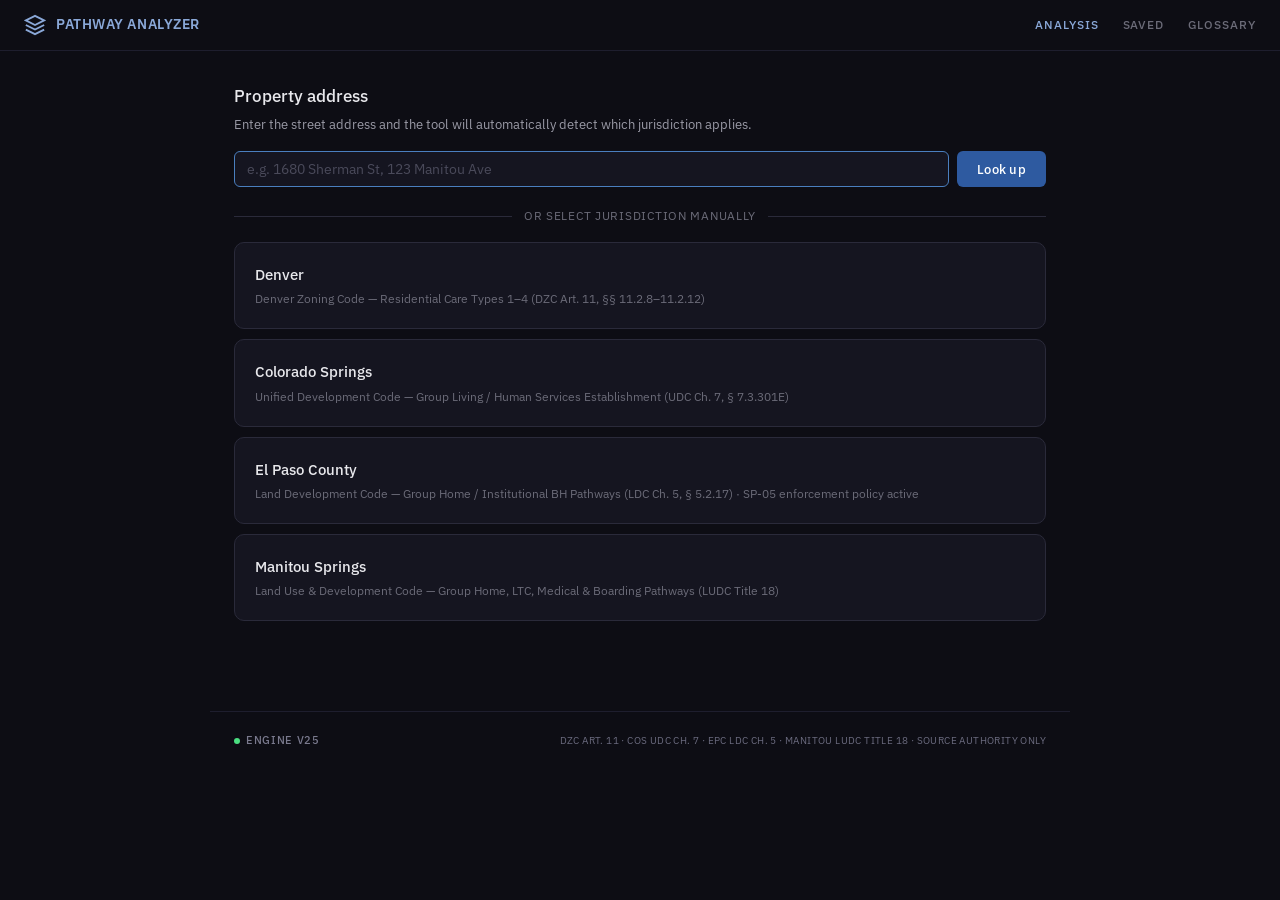
<file: index.html>
<!DOCTYPE html>
<html lang="en">
<head>
<meta charset="UTF-8">
<meta name="viewport" content="width=device-width, initial-scale=1.0, viewport-fit=cover">
<title>Pathway Analyzer</title>
<link href="https://fonts.googleapis.com/css2?family=IBM+Plex+Sans:wght@400;500;600&family=IBM+Plex+Mono:wght@400;500&display=swap" rel="stylesheet">
<link rel="stylesheet" href="styles.css">
<link rel="manifest" href="manifest.json">
<meta name="theme-color" content="#0D0D14">
<link rel="apple-touch-icon" href="icon-180.png">
</head>
<body>
<div class="topbar">
  <div class="topbar-brand">
    <svg viewBox="0 0 24 24" fill="none" stroke="currentColor" stroke-width="2"><path d="M12 2L2 7l10 5 10-5-10-5z"/><path d="M2 17l10 5 10-5"/><path d="M2 12l10 5 10-5"/></svg>
    PATHWAY ANALYZER
  </div>
  <div class="topbar-nav">
    <a href="#" class="active" onclick="ST.showSaved=false;ST.showGlossary=false;ST.showCompare=false;render();return false;">Analysis</a>
    <a href="#" onclick="ST.showSaved=true;ST.showGlossary=false;ST.showCompare=false;ST.compareIds=[];render();return false;">Saved</a>
    <a href="#" onclick="ST.showGlossary=true;ST.showSaved=false;ST.showCompare=false;render();return false;">Glossary</a>
  </div>
</div>
<div id="app"></div>
<noscript><p style="padding:2rem;color:#F09595;text-align:center;">Pathway Analyzer requires JavaScript to run.</p></noscript>
<div class="footer">
  <div class="footer-left"><span class="footer-dot"></span> Engine v25</div>
  <div class="footer-right">DZC Art. 11 · COS UDC Ch. 7 · EPC LDC Ch. 5 · Manitou LUDC Title 18 · Source authority only</div>
</div>
<div id="sw-banner" style="display:none" role="alert">
  <span id="sw-banner-msg">App updated — reload for the latest version.</span>
  <button onclick="location.reload()" style="margin-left:12px;background:#4ADE80;color:#000;border:none;border-radius:4px;padding:4px 12px;cursor:pointer;font-size:12px;font-weight:500;">Reload</button>
  <button onclick="document.getElementById('sw-banner').style.display='none'" style="margin-left:6px;background:none;border:none;color:#9B9BA7;cursor:pointer;font-size:14px;" aria-label="Dismiss">&times;</button>
</div>
<script>if('serviceWorker' in navigator){navigator.serviceWorker.register('./sw.js');navigator.serviceWorker.addEventListener('message',function(e){if(e.data&&e.data.type==='SW_UPDATED'){document.getElementById('sw-banner').style.display='flex'}})}</script>
<script src="js/config.js"></script>
<script src="js/state.js"></script>
<script src="js/engine-denver.js"></script>
<script src="js/engine-cos.js"></script>
<script src="js/engine-epc.js"></script>
<script src="js/engine-manitou.js"></script>
<script src="js/gis.js"></script>
<script src="js/glossary.js"></script>
<script src="js/ui.js"></script>
</body>
</html>
</file>
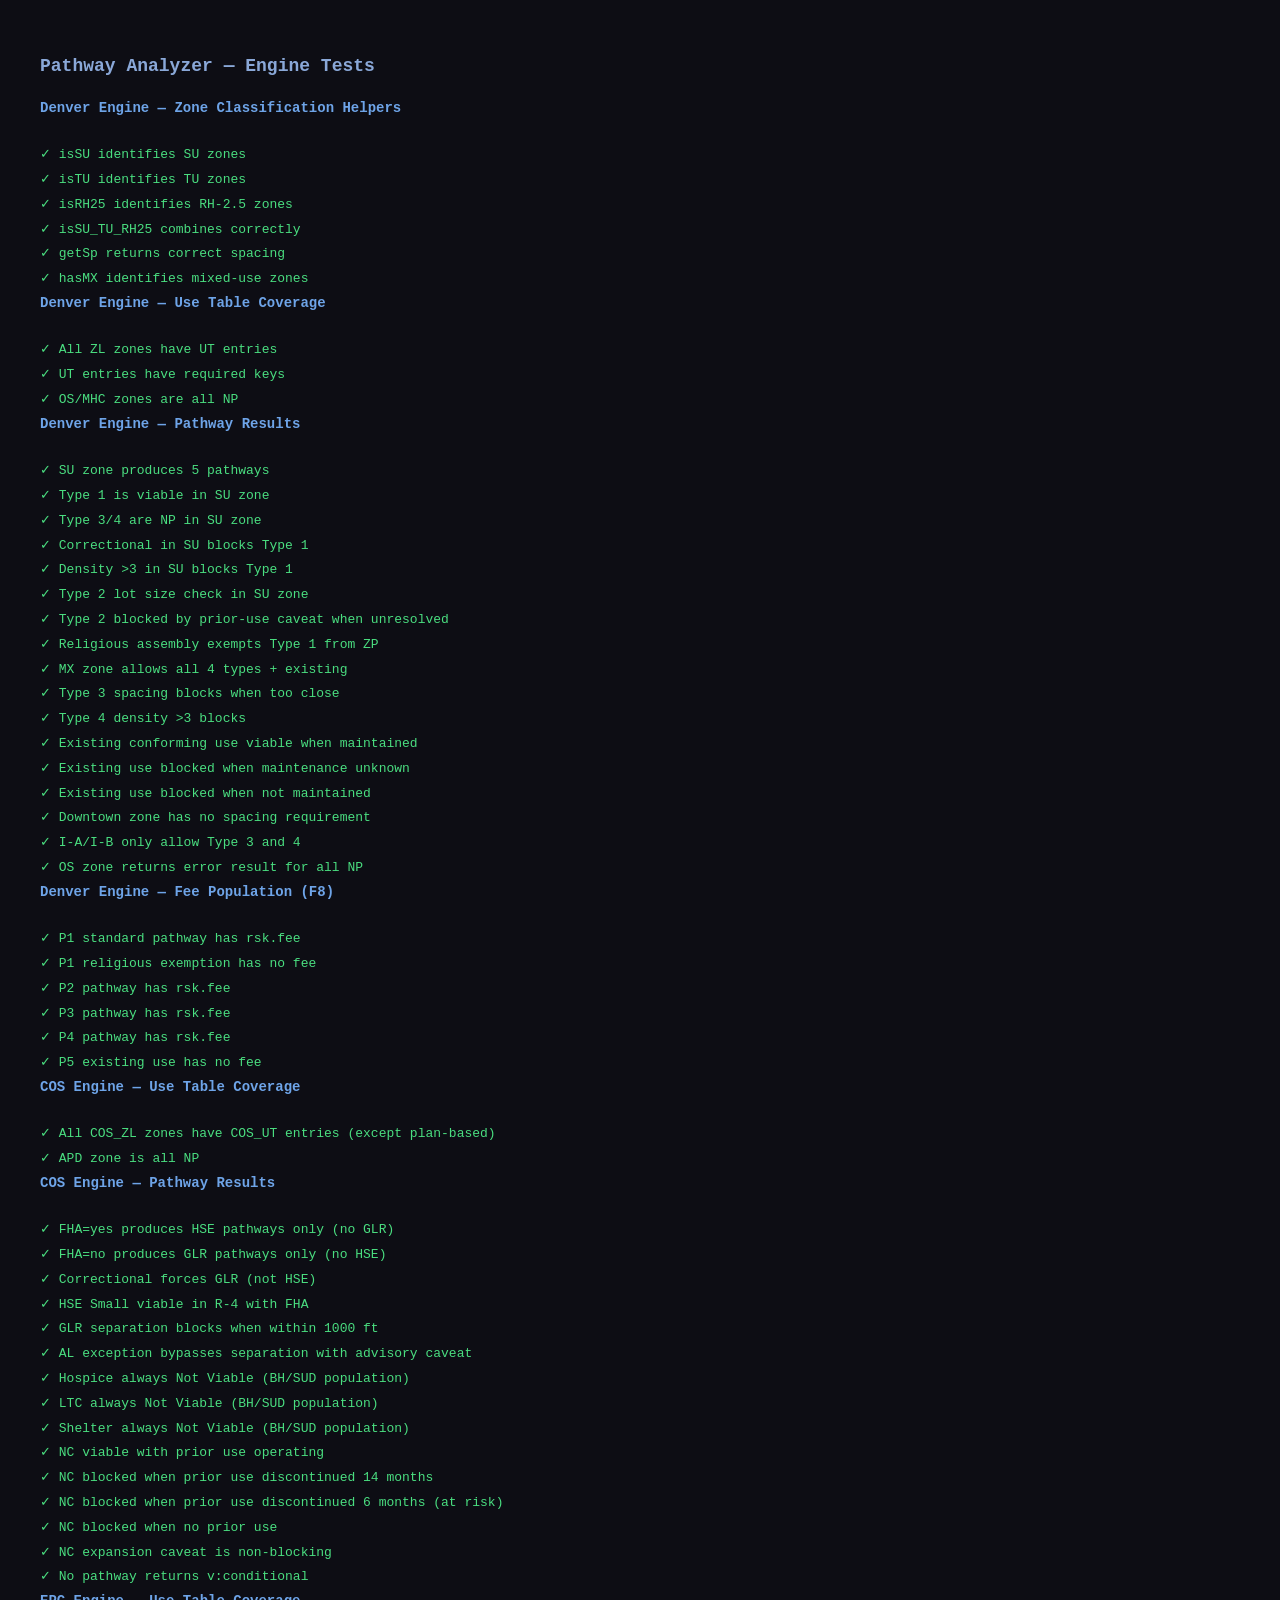
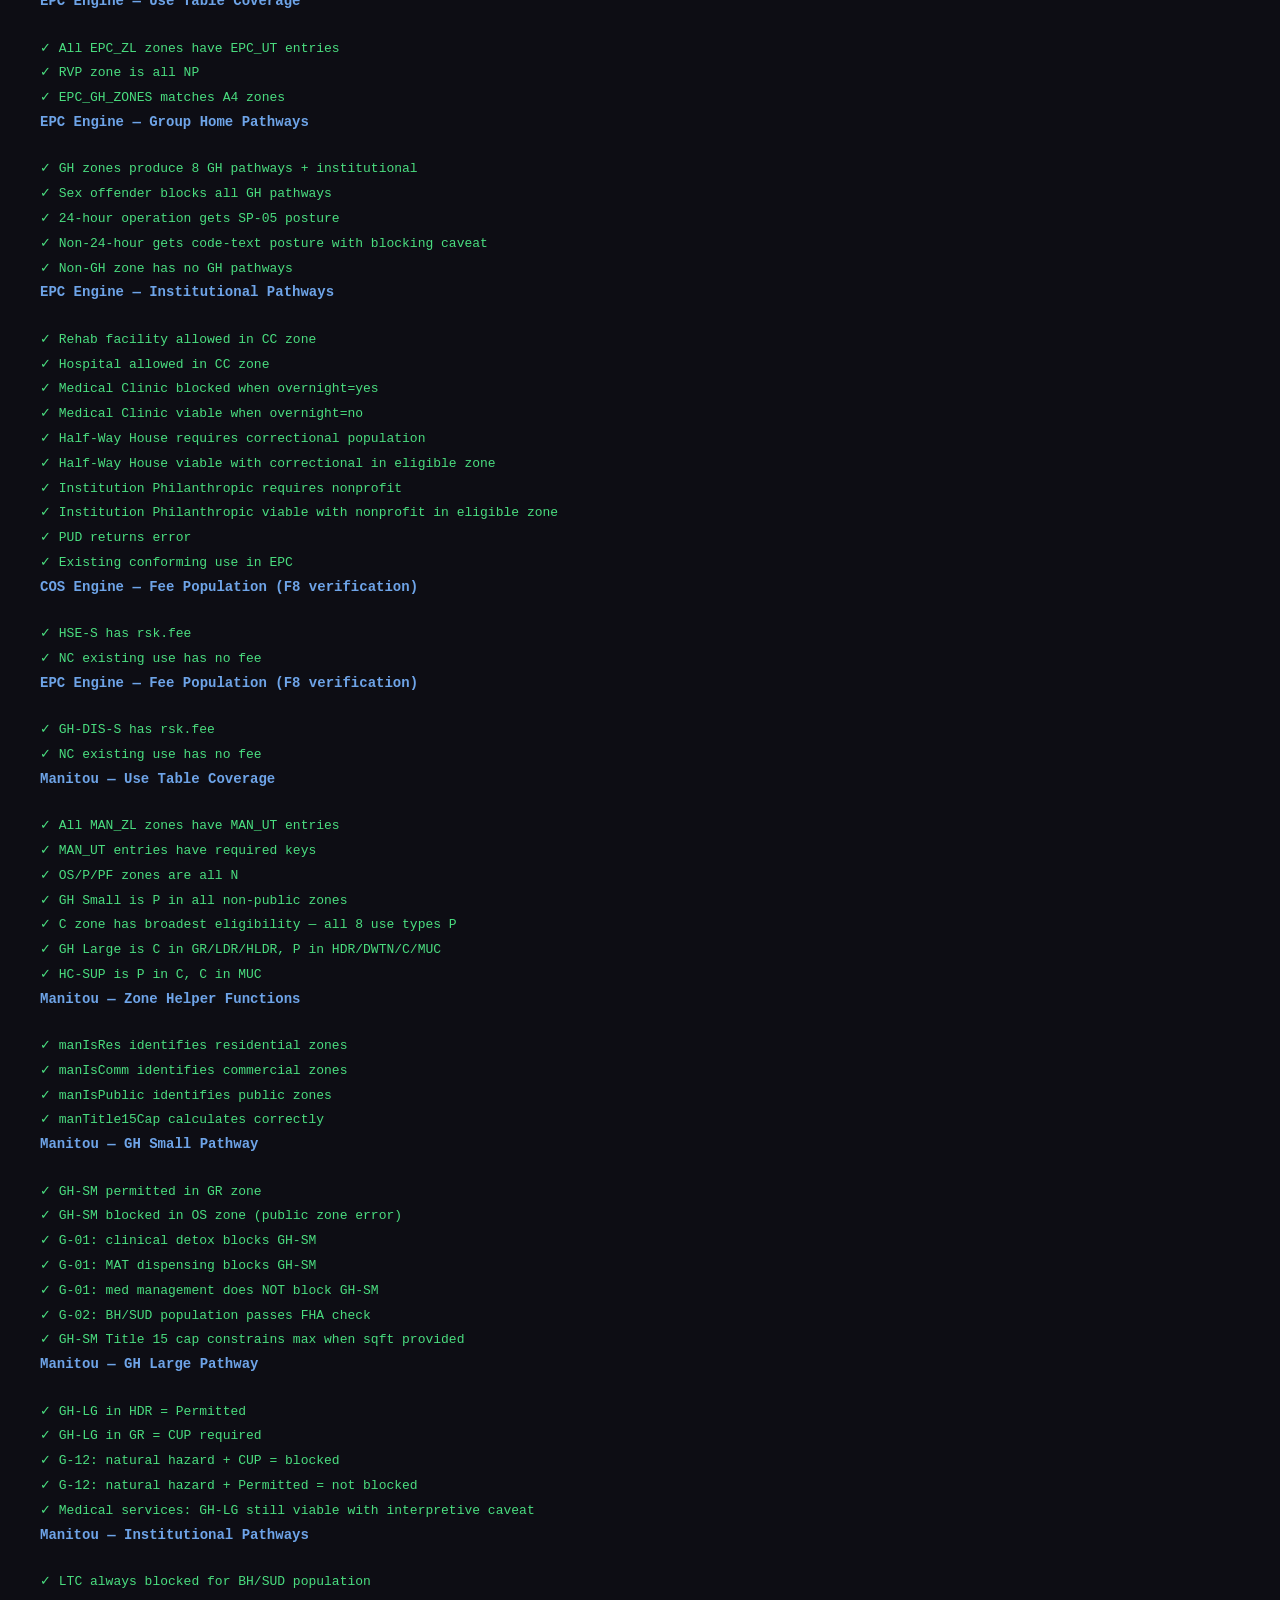
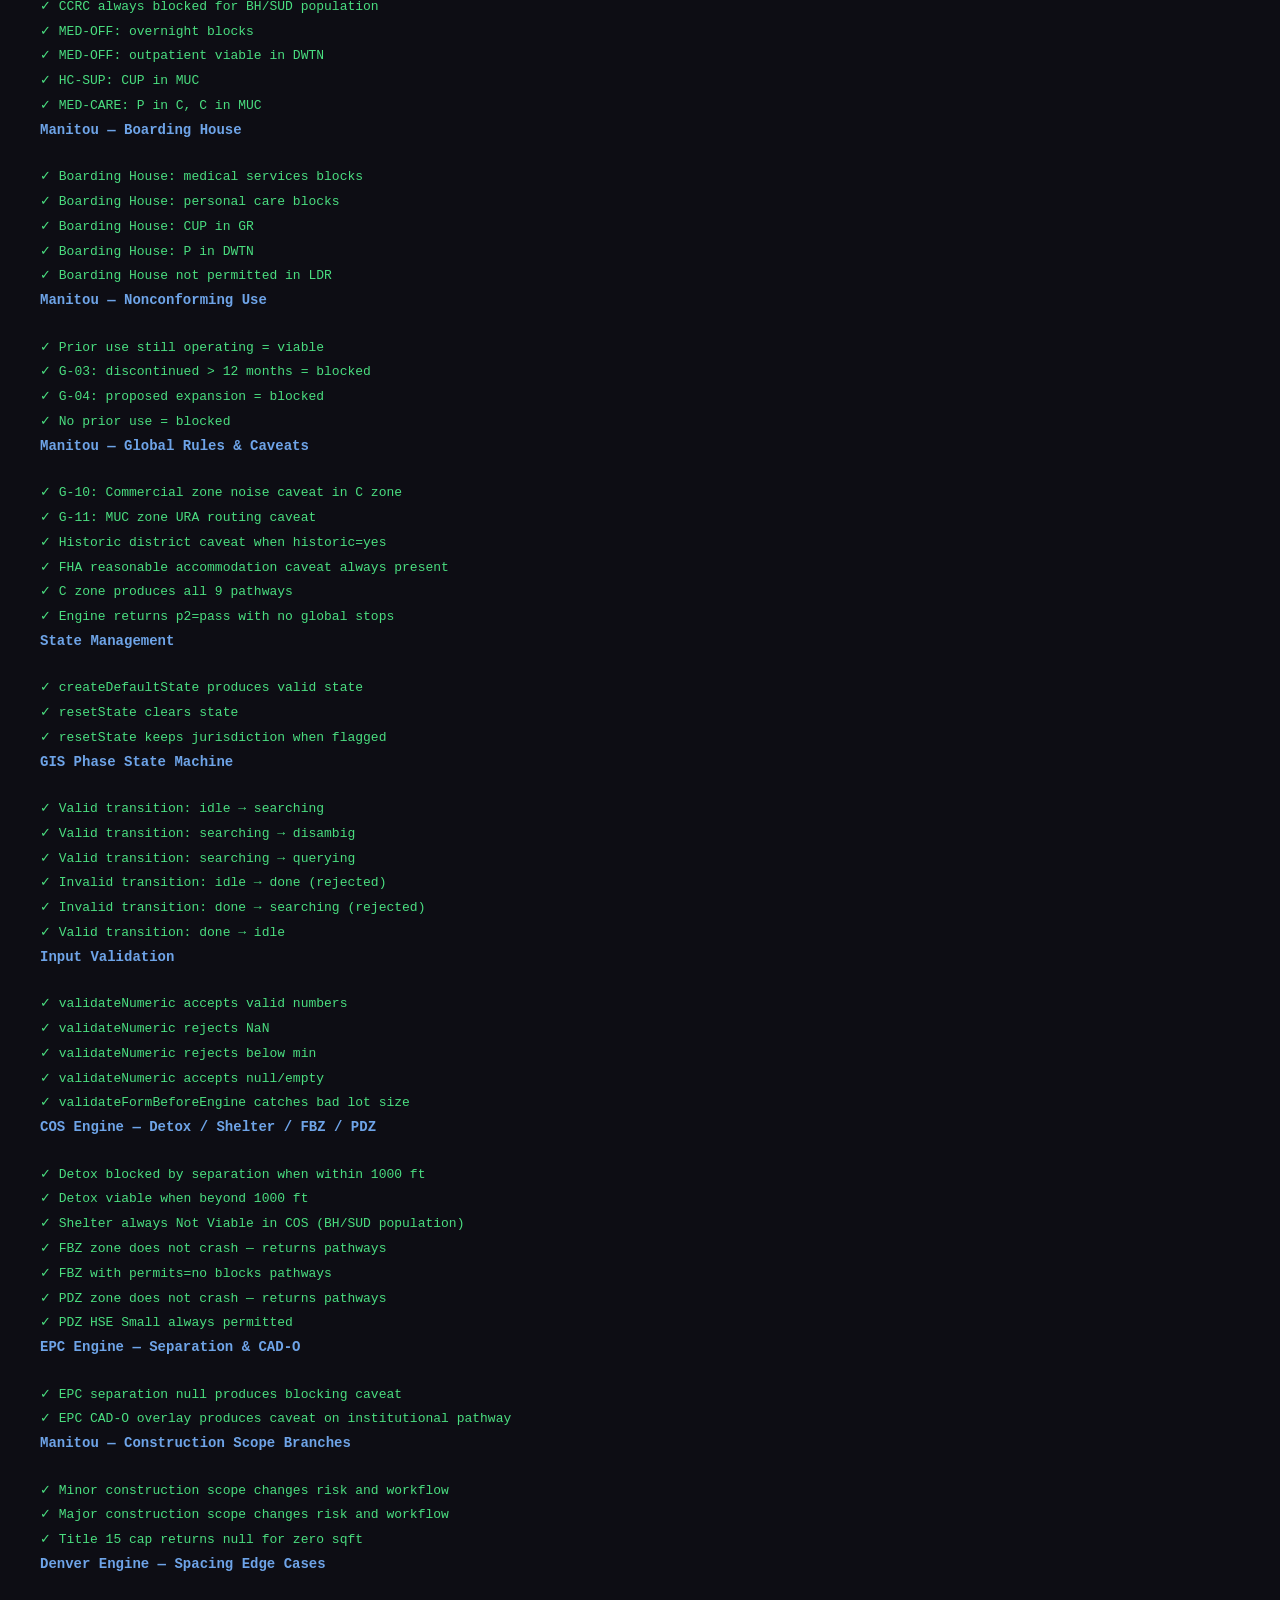
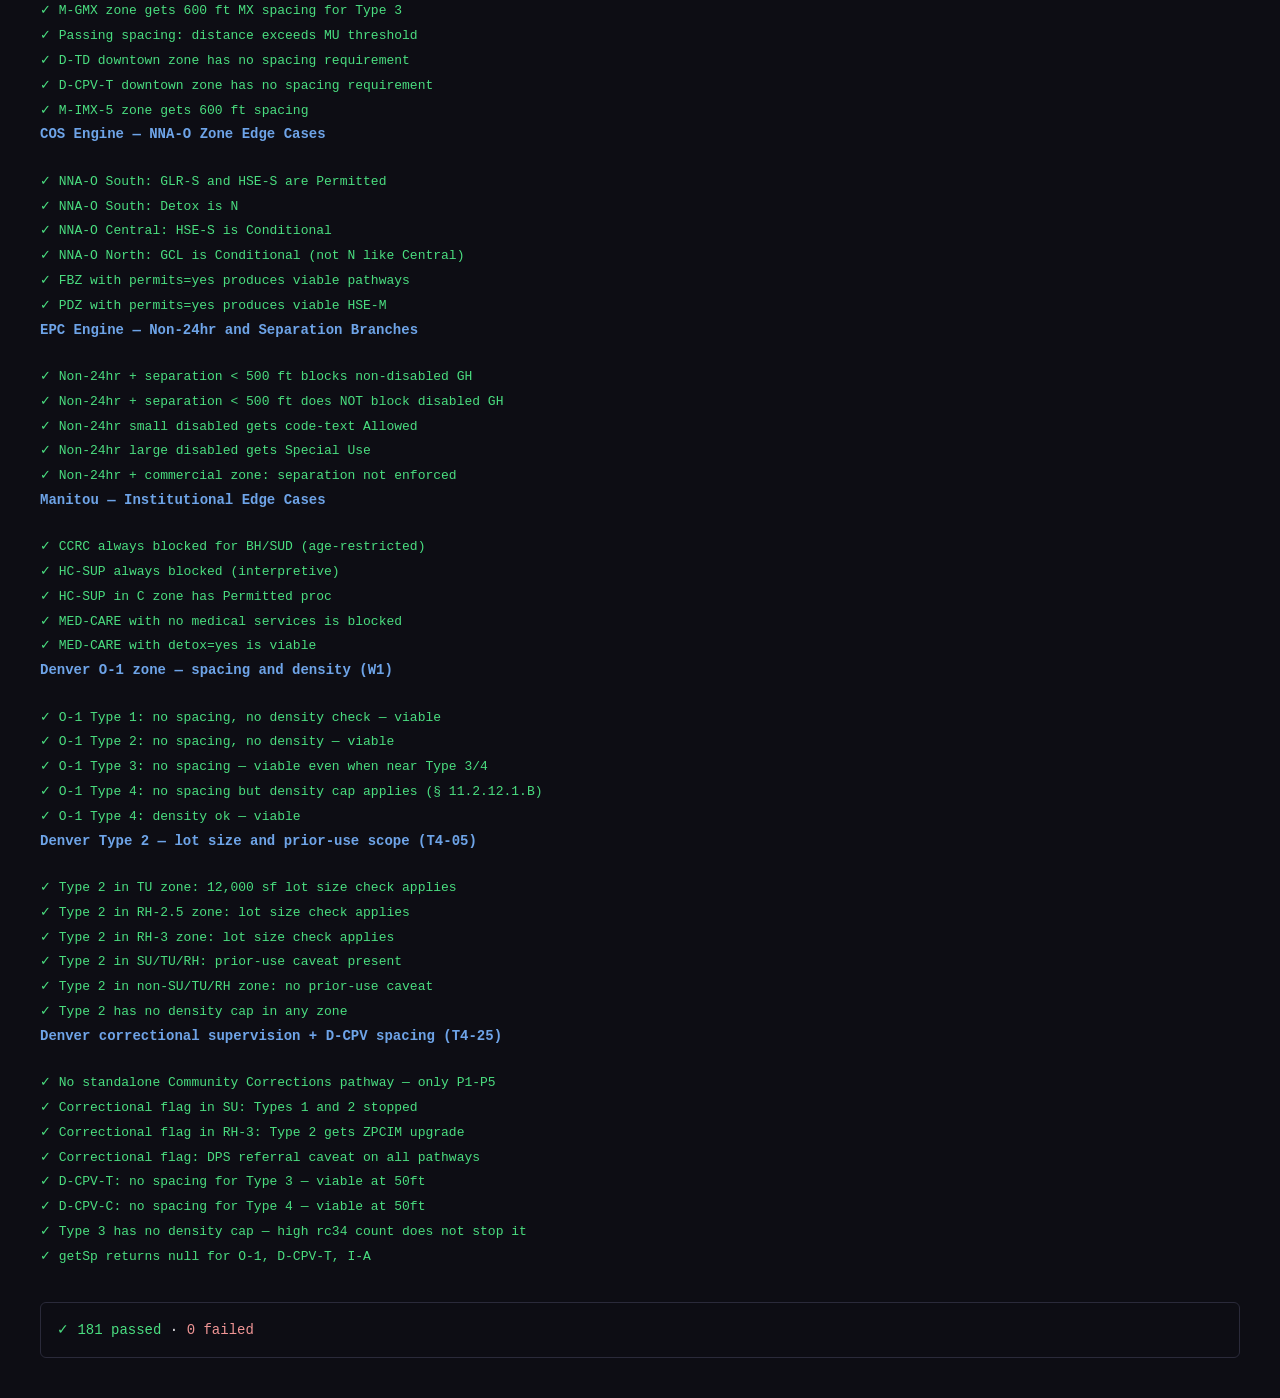
<file: tests/test-engines.html>
<!DOCTYPE html>
<html lang="en">
<head>
<meta charset="UTF-8">
<title>Pathway Analyzer — Engine Tests</title>
<style>
body{font-family:monospace;background:#0D0D14;color:#E8E8EC;padding:2rem;line-height:1.6}
h1{font-size:18px;color:#8AA8D8;margin-bottom:1rem}
.suite{margin-bottom:1.5rem}
.suite-name{font-size:14px;font-weight:bold;color:#6EA4E8;margin-bottom:0.5rem}
.pass{color:#4ADE80}.fail{color:#F09595}.skip{color:#FBBF24}
.result{padding:2px 0;font-size:13px}
.summary{margin-top:2rem;padding:1rem;border:1px solid #2A2A3A;border-radius:6px;font-size:14px}
.detail{font-size:11px;color:#6B6B78;margin-left:2rem}
</style>
</head>
<body>
<h1>Pathway Analyzer — Engine Tests</h1>
<div id="output"></div>
<!-- Load only the files needed for engine testing (no DOM/GIS dependencies) -->
<script src="../js/config.js"></script>
<script src="../js/state.js"></script>
<script src="../js/engine-denver.js"></script>
<script src="../js/engine-cos.js"></script>
<script src="../js/engine-epc.js"></script>
<script src="../js/engine-manitou.js"></script>
<script src="test-engines.js"></script>
</body>
</html>
</file>
<file: styles.css>
*{box-sizing:border-box;margin:0;padding:0;-webkit-tap-highlight-color:transparent}
html{background:#0D0D14;-webkit-text-size-adjust:100%}
body{font-family:"IBM Plex Sans",system-ui,sans-serif;color:#E8E8EC;background:#0D0D14;line-height:1.55;min-height:100vh;min-height:100dvh;touch-action:manipulation}
::selection{background:#2E5AA0;color:#fff}
input,select,button,textarea{font-family:inherit}

/* ── Layout ───────────────────────────────────────────────────── */
#app{padding:2rem 1.5rem;max-width:860px;margin:0 auto;padding-left:max(1.5rem,env(safe-area-inset-left));padding-right:max(1.5rem,env(safe-area-inset-right))}
.topbar{display:flex;align-items:center;justify-content:space-between;padding:14px 1.5rem;padding-top:max(14px,env(safe-area-inset-top));border-bottom:1px solid #1E1E2E;margin-bottom:0;padding-left:max(1.5rem,env(safe-area-inset-left));padding-right:max(1.5rem,env(safe-area-inset-right))}
.topbar-brand{display:flex;align-items:center;gap:10px;font-weight:600;font-size:14px;letter-spacing:.04em;color:#8AA8D8}
.topbar-brand svg{width:22px;height:22px}
.topbar-nav{display:flex;gap:24px}
.topbar-nav a{font-size:12px;font-weight:500;letter-spacing:.08em;text-transform:uppercase;color:#6B6B78;text-decoration:none;transition:color .15s}
.topbar-nav a:hover,.topbar-nav a.active{color:#8AA8D8}

/* ── Progress ─────────────────────────────────────────────────── */
.pg-progress{display:flex;align-items:center;gap:6px;margin-bottom:2rem}
.pg-dot{width:8px;height:8px;border-radius:50%;background:#2A2A3A;transition:background .2s}
.pg-dot.done{background:#4A7FBF}.pg-dot.cur{background:#6EA4E8;width:10px;height:10px;box-shadow:0 0 8px rgba(110,164,232,.35)}
.pg-label{font-size:11px;color:#6B6B78;margin-left:8px;font-family:"IBM Plex Mono",monospace}
.btn-restart{margin-left:auto;padding:4px 12px;font-size:11px;font-weight:500;color:#9B9BA7;background:transparent;border:1px solid #2A2A3A;border-radius:6px;cursor:pointer;transition:color .15s,border-color .15s}
.btn-restart:hover{color:#E8E8EC;border-color:#555568}

/* ── Form elements ────────────────────────────────────────────── */
.q-title{font-size:17px;font-weight:500;margin:0 0 6px;color:#E8E8EC}
.q-sub{font-size:13px;color:#9B9BA7;margin:0 0 16px;line-height:1.55}
.field-help{font-size:12px;color:#8A8A9A;margin-top:6px;line-height:1.55}
.gis-link{display:inline-flex;align-items:center;gap:4px;font-size:12px;color:#6EA4E8;text-decoration:none;margin-top:6px;font-weight:500}.gis-link:hover{text-decoration:underline;color:#8EBAF0}
.radio-row{display:flex;gap:8px;flex-wrap:wrap}
.radio-btn{padding:8px 18px;font-size:13px;border:1.5px solid #2A2A3A;border-radius:6px;cursor:pointer;background:transparent;color:#9B9BA7;transition:all .12s}
.radio-btn:hover{border-color:#3A3A4D;color:#E8E8EC;background:#1C1C2A}
.radio-btn.sel{background:#2E5AA0;color:#fff;border-color:#2E5AA0;font-weight:500}
.btn-row{display:flex;gap:8px;margin-top:1.5rem}
.btn-primary{padding:10px 28px;font-size:13px;font-weight:500;border:none;border-radius:6px;background:#2E5AA0;color:#fff;cursor:pointer;transition:background .15s;letter-spacing:.02em}
.btn-primary:hover{background:#3D6DB8}
.btn-primary:disabled{opacity:0.4;cursor:not-allowed}
.btn-secondary{padding:10px 28px;font-size:13px;font-weight:400;border:1.5px solid #2A2A3A;border-radius:6px;background:transparent;color:#9B9BA7;cursor:pointer;transition:all .15s}
.btn-secondary:hover{background:#1C1C2A;border-color:#3A3A4D;color:#E8E8EC}
.info-box{background:#1C1C2A;border-radius:6px;padding:12px 14px;margin-top:8px;font-size:12px;color:#9B9BA7;line-height:1.6;border:1px solid #2A2A3A}
.info-box ol{margin:4px 0 0 16px;padding:0}.info-box li{margin-bottom:3px}
select.zs{width:100%;padding:8px 12px;font-size:14px;border:1.5px solid #2A2A3A;border-radius:6px;background:#151520;color:#E8E8EC;appearance:auto}
select.zs:focus{border-color:#4A7FBF;outline:none}
input[type="text"],input[type="number"]{padding:8px 12px;font-size:14px;border:1.5px solid #2A2A3A;border-radius:6px;background:#151520;color:#E8E8EC;box-sizing:border-box}
input[type="text"]:focus,input[type="number"]:focus{border-color:#4A7FBF;outline:none}
input[type="text"]::placeholder,input[type="number"]::placeholder{color:#4A4A5A}
input[type="checkbox"]{accent-color:#4A7FBF}

/* ── Dashboard header ─────────────────────────────────────────── */
.dash-header{margin-bottom:1.5rem}
.dash-title{font-size:20px;font-weight:500;margin:0 0 4px;color:#E8E8EC}
.dash-sub{font-size:13px;color:#6B6B78;margin:0;font-family:"IBM Plex Mono",monospace}

/* ── Summary stats ────────────────────────────────────────────── */
.summary-row{display:grid;grid-template-columns:repeat(3,minmax(0,1fr));gap:12px;margin-bottom:1.5rem}
.stat-card{background:#151520;border:1px solid #2A2A3A;border-radius:10px;padding:1rem}
.stat-label{font-size:11px;color:#6B6B78;margin:0 0 6px;text-transform:uppercase;letter-spacing:.06em;font-weight:500}
.stat-val{font-size:26px;font-weight:600;margin:0;font-family:"IBM Plex Mono",monospace}
.stat-val.green{color:#4ADE80}.stat-val.amber{color:#FBBF24}

/* ── Pathway table ────────────────────────────────────────────── */
.pw-table{width:100%;border-collapse:collapse;margin-bottom:8px}
.pw-table thead th{font-size:11px;font-weight:500;color:#6B6B78;text-transform:uppercase;letter-spacing:.06em;padding:10px 12px;text-align:left;border-bottom:1px solid #2A2A3A}
.pw-table thead th:nth-child(3){text-align:center}

/* ── Pathway cards (expand/collapse) ──────────────────────────── */
.pw-card{background:#151520;border:1px solid #1E1E2E;border-radius:0;margin-bottom:0;overflow:hidden;border-bottom:1px solid #1E1E2E}
.pw-card:first-child{border-radius:10px 10px 0 0}
.pw-card:last-child{border-radius:0 0 10px 10px}
.pw-card:only-child{border-radius:10px}
.pw-card-head{display:flex;align-items:center;gap:12px;padding:14px 16px;cursor:pointer;transition:background .1s}
.pw-card-head:hover{background:#1A1A28}
.pw-badge{font-size:11px;font-weight:500;padding:4px 12px;border-radius:4px;white-space:nowrap;letter-spacing:.03em;min-width:90px;text-align:center}
.badge-yes{background:rgba(74,222,128,.12);color:#4ADE80;border:1px solid rgba(74,222,128,.25)}
.badge-no{background:rgba(240,149,149,.1);color:#F09595;border:1px solid rgba(240,149,149,.2)}
.badge-cond{background:rgba(251,191,36,.1);color:#FBBF24;border:1px solid rgba(251,191,36,.2)}
.pw-name{font-size:14px;font-weight:500;flex:1;color:#E8E8EC}
.pw-count{font-size:16px;font-weight:600;color:#E8E8EC;white-space:nowrap;font-family:"IBM Plex Mono",monospace;min-width:40px;text-align:right}
.pw-note{font-size:12px;color:#6B6B78;flex:1;text-align:right;white-space:nowrap;overflow:hidden;text-overflow:ellipsis;max-width:240px}
.pw-arrow{font-size:10px;color:#4A4A5A;transition:transform .15s;margin-left:4px}.pw-arrow.open{transform:rotate(90deg)}
.pw-detail{display:none;padding:0 16px 16px;border-top:1px solid #1E1E2E;background:#13131E}
.pw-detail.open{display:block;padding-top:14px}

/* ── Detail sections ──────────────────────────────────────────── */
.detail-section{margin-bottom:14px}.detail-section:last-child{margin-bottom:0}
.detail-heading{font-size:10px;font-weight:500;color:#6B6B78;text-transform:uppercase;letter-spacing:.08em;margin:0 0 6px}
.detail-text{font-size:13px;color:#9B9BA7;line-height:1.6;margin:0}
.cite{font-size:11px;color:#555568;font-family:"IBM Plex Mono",monospace;text-decoration:none}
a.cite:hover{color:#6EA4E8;text-decoration:underline}
.stop-pill{display:inline-block;font-size:10px;font-weight:500;padding:3px 8px;border-radius:4px;margin:2px 4px 2px 0;letter-spacing:.02em}
.stop-hard{background:rgba(240,149,149,.12);color:#F09595;border:1px solid rgba(240,149,149,.2)}
.stop-caveat{background:rgba(251,191,36,.1);color:#FBBF24;border:1px solid rgba(251,191,36,.2)}
.wf-step{display:flex;gap:8px;margin-bottom:6px;font-size:13px}
.wf-num{width:20px;height:20px;border-radius:50%;background:#2E5AA0;display:flex;align-items:center;justify-content:center;font-size:10px;font-weight:600;color:#fff;flex-shrink:0;margin-top:1px;font-family:"IBM Plex Mono",monospace}
.wf-text{color:#9B9BA7;line-height:1.5}
.risk-row{display:grid;grid-template-columns:repeat(auto-fit,minmax(130px,1fr));gap:8px}
.risk-item{font-size:12px}.risk-label{color:#555568;font-size:11px}.risk-val{font-weight:500;color:#E8E8EC}

/* ── Tabs ─────────────────────────────────────────────────────── */
.tab-row{display:flex;gap:0;margin-bottom:1.25rem;border-bottom:1px solid #1E1E2E}
.tab-btn{padding:10px 18px;font-size:12px;font-weight:500;color:#6B6B78;border:none;background:transparent;cursor:pointer;border-bottom:2px solid transparent;margin-bottom:-1px;letter-spacing:.04em;text-transform:uppercase;transition:color .15s}
.tab-btn:hover{color:#9B9BA7}
.tab-btn.active{color:#E8574A;border-bottom-color:#E8574A}

/* ── Caveats ──────────────────────────────────────────────────── */
.caveat-card{background:#151520;border:1px solid #1E1E2E;border-radius:10px;padding:14px 16px;margin-bottom:10px}
.caveat-title{font-size:13px;font-weight:500;margin:0 0 6px;color:#E8E8EC}
.caveat-meta{font-size:12px;color:#9B9BA7;line-height:1.6;margin:0 0 4px}

/* ── Site facts ───────────────────────────────────────────────── */
.facts-grid{display:grid;grid-template-columns:1fr 1fr;gap:0}
.fact-item{padding:10px 0;border-bottom:1px solid #1E1E2E}
.fact-item:nth-child(odd){padding-right:16px}.fact-item:nth-child(even){padding-left:16px}
.fact-label{font-size:11px;color:#555568;margin-bottom:2px;text-transform:uppercase;letter-spacing:.04em;font-weight:500}
.fact-val{font-size:13px;font-weight:500;color:#E8E8EC;font-family:"IBM Plex Mono",monospace}
.section-label{font-size:11px;font-weight:500;color:#6B6B78;text-transform:uppercase;letter-spacing:.06em;margin:16px 0 8px}.section-label:first-child{margin-top:0}

/* ── Lookup ───────────────────────────────────────────────────── */
.lookup-status{font-size:13px;color:#9B9BA7;font-style:italic;margin:12px 0;line-height:1.5}
.lookup-status .spinner{display:inline-block;width:12px;height:12px;border:2px solid #2A2A3A;border-top-color:#6EA4E8;border-radius:50%;animation:spin .6s linear infinite;vertical-align:middle;margin-right:6px}
@keyframes spin{to{transform:rotate(360deg)}}
.lookup-error{background:#2E1010;border:1px solid #5A2020;border-radius:6px;padding:10px 14px;margin:12px 0;font-size:13px;color:#F09595;line-height:1.5}
.lookup-success{background:#0E1E14;border:1px solid #1A3D28;border-radius:6px;padding:12px 14px;margin:12px 0;font-size:13px;color:#4ADE80;line-height:1.5}
.lookup-success .lk-title{font-weight:500;margin-bottom:6px}
.disambig-list{list-style:none;padding:0;margin:8px 0 0}
.disambig-item{padding:10px 14px;border:1px solid #2A2A3A;border-radius:6px;margin-bottom:6px;cursor:pointer;font-size:13px;transition:all .15s;color:#9B9BA7}
.disambig-item:hover{background:#1C1C2A;border-color:#3A3A4D;color:#E8E8EC}
.disambig-addr{font-weight:500;color:#E8E8EC}
.auto-field{display:flex;align-items:center;justify-content:space-between;padding:8px 0;border-bottom:1px solid #1E1E2E;font-size:13px}
.auto-field:last-child{border-bottom:none}
.auto-label{color:#6B6B78;min-width:160px;font-size:12px}
.auto-val{font-weight:500;flex:1;text-align:right;color:#E8E8EC;font-family:"IBM Plex Mono",monospace;font-size:13px}
.auto-badge{display:inline-block;font-size:9px;font-weight:600;padding:2px 6px;border-radius:3px;margin-left:8px;letter-spacing:.05em;text-transform:uppercase}
.auto-badge.api{background:rgba(74,222,128,.1);color:#4ADE80;border:1px solid rgba(74,222,128,.2)}
.auto-badge.manual{background:#1C1C2A;color:#6B6B78}
.override-row{margin-top:12px;padding:12px 14px;background:#1C1C2A;border-radius:6px;border:1px solid #2A2A3A}
.override-row summary{font-size:12px;color:#6B6B78;cursor:pointer;font-weight:500}.override-row summary:hover{color:#9B9BA7}
.override-grid{display:grid;grid-template-columns:1fr 1fr;gap:10px;margin-top:10px}
.override-item label{display:block;font-size:11px;color:#6B6B78;margin-bottom:3px}
.override-item input,.override-item select{width:100%;padding:6px 8px;font-size:13px;border:1px solid #2A2A3A;border-radius:6px;background:#151520;color:#E8E8EC;box-sizing:border-box}
.override-item input:focus,.override-item select:focus{border-color:#4A7FBF;outline:none}
.data-caveats{margin-top:10px;font-size:11px;color:#555568;line-height:1.6}

/* ── Jurisdiction selector ────────────────────────────────────── */
.jur-card{border:1.5px solid #2A2A3A;border-radius:10px;padding:1.25rem;cursor:pointer;transition:all .15s;margin-bottom:10px;background:#151520}
.jur-card:hover{border-color:#3A3A4D;background:#1A1A28}
.jur-card.sel{border-color:#4A7FBF;background:rgba(46,90,160,.1)}
.jur-card .jur-name{font-size:15px;font-weight:500;margin:0 0 4px;color:#E8E8EC}
.jur-card .jur-desc{font-size:12px;color:#6B6B78;margin:0;line-height:1.5}
.jur-divider{display:flex;align-items:center;gap:12px;margin:20px 0 16px;color:#6B6B78;font-size:12px;text-transform:uppercase;letter-spacing:.06em}
.jur-divider::before,.jur-divider::after{content:"";flex:1;height:1px;background:#2A2A3A}

/* ── Checkbox row for COS ─────────────────────────────────────── */
.check-row{display:flex;flex-wrap:wrap;gap:8px}
.check-btn{padding:6px 14px;font-size:12px;border:1.5px solid #2A2A3A;border-radius:6px;cursor:pointer;background:transparent;color:#9B9BA7;transition:all .12s}
.check-btn:hover{border-color:#3A3A4D}
.check-btn.sel{background:#2E5AA0;color:#fff;border-color:#2E5AA0}

/* ── Footer ───────────────────────────────────────────────────── */
.footer{border-top:1px solid #1E1E2E;padding:20px 1.5rem;padding-bottom:max(20px,env(safe-area-inset-bottom));margin-top:3rem;display:flex;justify-content:space-between;align-items:center;max-width:860px;margin-left:auto;margin-right:auto}
.footer-left{font-size:11px;color:#7A7A8E;font-weight:500;letter-spacing:.06em;text-transform:uppercase;display:flex;align-items:center;gap:6px}
.footer-right{font-size:10px;color:#6B6B7F;letter-spacing:.04em;text-transform:uppercase}
.footer-dot{width:6px;height:6px;border-radius:50%;background:#4ADE80}

/* ── Address lookup row ───────────────────────────────────────── */
.addr-row{display:flex;gap:8px}
.addr-input{flex:1;padding:8px 12px;font-size:14px;border:1.5px solid #2A2A3A;border-radius:6px;background:#151520;color:#E8E8EC;box-sizing:border-box;min-width:0}
.addr-input:focus{border-color:#4A7FBF;outline:none}
.addr-input::placeholder{color:#4A4A5A}
.addr-btn{white-space:nowrap;padding:8px 20px;flex-shrink:0}

/* ── Responsive — Tablet ──────────────────────────────────────── */
@media(max-width:700px){
  .summary-row{grid-template-columns:1fr}
  .facts-grid{grid-template-columns:1fr}
  .fact-item:nth-child(odd){padding-right:0}
  .fact-item:nth-child(even){padding-left:0}
  .pw-note{display:none}
  .override-grid{grid-template-columns:1fr}
}

/* ── Responsive — Mobile ─────────────────────────────────────── */
@media(max-width:480px){
  html{font-size:15px}
  #app{padding:1.25rem 1rem}
  .topbar{padding:10px 1rem;padding-top:max(10px,env(safe-area-inset-top));flex-wrap:wrap;gap:6px}
  .topbar-brand{font-size:13px;gap:8px}
  .topbar-brand svg{width:18px;height:18px}
  .topbar-nav{gap:16px}
  .topbar-nav a{font-size:11px}
  .pg-progress{margin-bottom:1.25rem;flex-wrap:wrap}
  .pg-dot{width:7px;height:7px}
  .pg-dot.cur{width:9px;height:9px}
  .q-title{font-size:16px}
  .q-sub{font-size:12.5px}
  .radio-row{gap:6px}
  .radio-btn{padding:10px 16px;font-size:13px;flex:1;min-width:0;text-align:center}
  .btn-row{flex-wrap:wrap}
  .btn-primary,.btn-secondary{padding:12px 20px;font-size:14px;flex:1;min-width:0;text-align:center}
  .info-box{font-size:12px;padding:10px 12px}
  select.zs{font-size:15px;padding:10px 12px}
  input[type="text"],input[type="number"]{font-size:15px;padding:10px 12px;width:100% !important;max-width:100%}
  .dash-header{margin-bottom:1.25rem}
  .dash-title{font-size:17px}
  .dash-sub{font-size:12px}
  .summary-row{grid-template-columns:1fr;gap:8px;margin-bottom:1.25rem}
  .stat-card{padding:12px;display:flex;align-items:center;justify-content:space-between}
  .stat-label{margin:0;font-size:11px}
  .stat-val{font-size:22px}
  .tab-row{overflow-x:auto;-webkit-overflow-scrolling:touch;scrollbar-width:none;gap:0;flex-wrap:nowrap}
  .tab-row::-webkit-scrollbar{display:none}
  .tab-btn{padding:10px 14px;font-size:11px;white-space:nowrap;flex-shrink:0}
  .pw-card-head{padding:12px 14px;gap:8px;flex-wrap:wrap}
  .pw-badge{font-size:10px;padding:3px 10px;min-width:70px;order:1}
  .pw-name{font-size:13px;flex:1;min-width:0;order:2}
  .pw-count{font-size:14px;order:3}
  .pw-arrow{order:4}
  .pw-detail{padding:0 14px 14px}
  .pw-detail.open{padding-top:12px}
  .detail-heading{font-size:10px}
  .detail-text{font-size:12.5px}
  .risk-row{grid-template-columns:1fr 1fr;gap:8px}
  .risk-item{font-size:12px}
  .wf-step{font-size:12.5px}
  .wf-num{width:18px;height:18px;font-size:9px}
  .caveat-card{padding:12px 14px}
  .caveat-title{font-size:12.5px}
  .caveat-meta{font-size:12px}
  .stop-pill{font-size:9px;padding:2px 6px}
  .cite{font-size:10px}
  .facts-grid{grid-template-columns:1fr}
  .fact-item{padding:8px 0}
  .fact-item:nth-child(odd){padding-right:0}
  .fact-item:nth-child(even){padding-left:0}
  .fact-label{font-size:10px}
  .fact-val{font-size:12px;word-break:break-word}
  .auto-field{flex-direction:column;align-items:flex-start;gap:2px;padding:6px 0}
  .auto-label{min-width:0;font-size:11px}
  .auto-val{text-align:left;font-size:12px;word-break:break-word}
  .lookup-success{padding:10px 12px}
  .lookup-error{font-size:12px;padding:8px 12px}
  .override-row{padding:10px 12px}
  .override-grid{grid-template-columns:1fr;gap:8px}
  .override-item input,.override-item select{font-size:15px;padding:8px 10px}
  .data-caveats{font-size:10px}
  .disambig-item{padding:12px 14px;font-size:13px}
  .jur-card{padding:1rem}
  .jur-card .jur-name{font-size:14px}
  .jur-card .jur-desc{font-size:11px}
  .check-row{gap:6px}
  .check-btn{padding:8px 12px;font-size:12px;flex:1;text-align:center}
  .footer{flex-direction:column;gap:8px;align-items:flex-start;padding:16px 1rem}
  .footer-left{font-size:10px}
  .footer-right{font-size:9px}
  .section-label{font-size:10px;margin:12px 0 6px}
  .addr-row{flex-direction:column;gap:6px}
  .addr-input{width:100%;font-size:16px;padding:12px}
  .addr-btn{width:100%;padding:12px 20px;font-size:14px}
  .field-help{font-size:11px}
  .gis-link{font-size:11px}
  button,select,.radio-btn,.check-btn,.disambig-item,.jur-card{min-height:44px}
}

/* ── Tab panels: only active visible on screen ─────────────── */
.tab-panel{display:none}
.tab-panel.active{display:block}

/* ── SW Update Banner ─────────────────────────────────────────── */
#sw-banner{position:fixed;top:0;left:0;right:0;z-index:9999;background:#1A3D28;border-bottom:1px solid #2A5A3A;padding:8px 16px;display:flex;align-items:center;justify-content:center;font-size:13px;color:#E8E8EC}

/* ── Print / PDF ───────────────────────────────────────────────── */
@media print{
  body{background:#fff;color:#000;font-size:11pt}
  .topbar,.footer,.btn-row,.tab-row,.btn-primary,.btn-secondary,.tab-btn,.pg-progress,.addr-row,.override-row,.data-caveats,#sw-banner{display:none!important}
  #app{max-width:100%;padding:0.5cm}
  .dash-header{border-bottom:1pt solid #ccc;padding-bottom:8pt;margin-bottom:12pt}
  .dash-title{color:#000;font-size:14pt}
  .dash-sub{color:#555;font-size:10pt}
  .stat-card{border:1pt solid #ccc;background:#f8f8f8}
  .stat-val{color:#000}.stat-val.green{color:#1a7a2e}.stat-val.amber{color:#996b00}
  .summary-row{margin-bottom:12pt}
  .pw-card{break-inside:avoid;border:1pt solid #ccc;margin-bottom:8pt}
  .pw-card-head{cursor:default}.pw-arrow{display:none!important}
  .pw-detail{display:block!important;max-height:none!important;overflow:visible!important;opacity:1!important;padding:8pt 12pt!important}
  .pw-badge{border:1pt solid #999;font-size:9pt}
  .badge-yes{background:#d4edda;color:#155724;border-color:#c3e6cb}
  .badge-cond{background:#fff3cd;color:#856404;border-color:#ffeeba}
  .badge-no{background:#f8d7da;color:#721c24;border-color:#f5c6cb}
  .stop-pill{border:1pt solid #999;font-size:8pt}
  .cite{color:#555;font-size:9pt}
  .section-label{break-after:avoid;color:#000;border-bottom:1pt solid #ddd}
  .facts-grid{break-inside:avoid}
  .fact-item{border-bottom:1pt solid #eee}
  .fact-label{color:#555}
  .fact-val{color:#000}
  a{color:#000;text-decoration:none}
  .caveat-card{break-inside:avoid;border:1pt solid #ccc}
  .tab-panel{display:block!important;border-top:2pt solid #ccc;padding-top:8pt;margin-top:12pt}
  .tab-panel::before{content:attr(data-tab);display:block;font-size:12pt;font-weight:bold;color:#000;margin-bottom:6pt}
}
</file>
